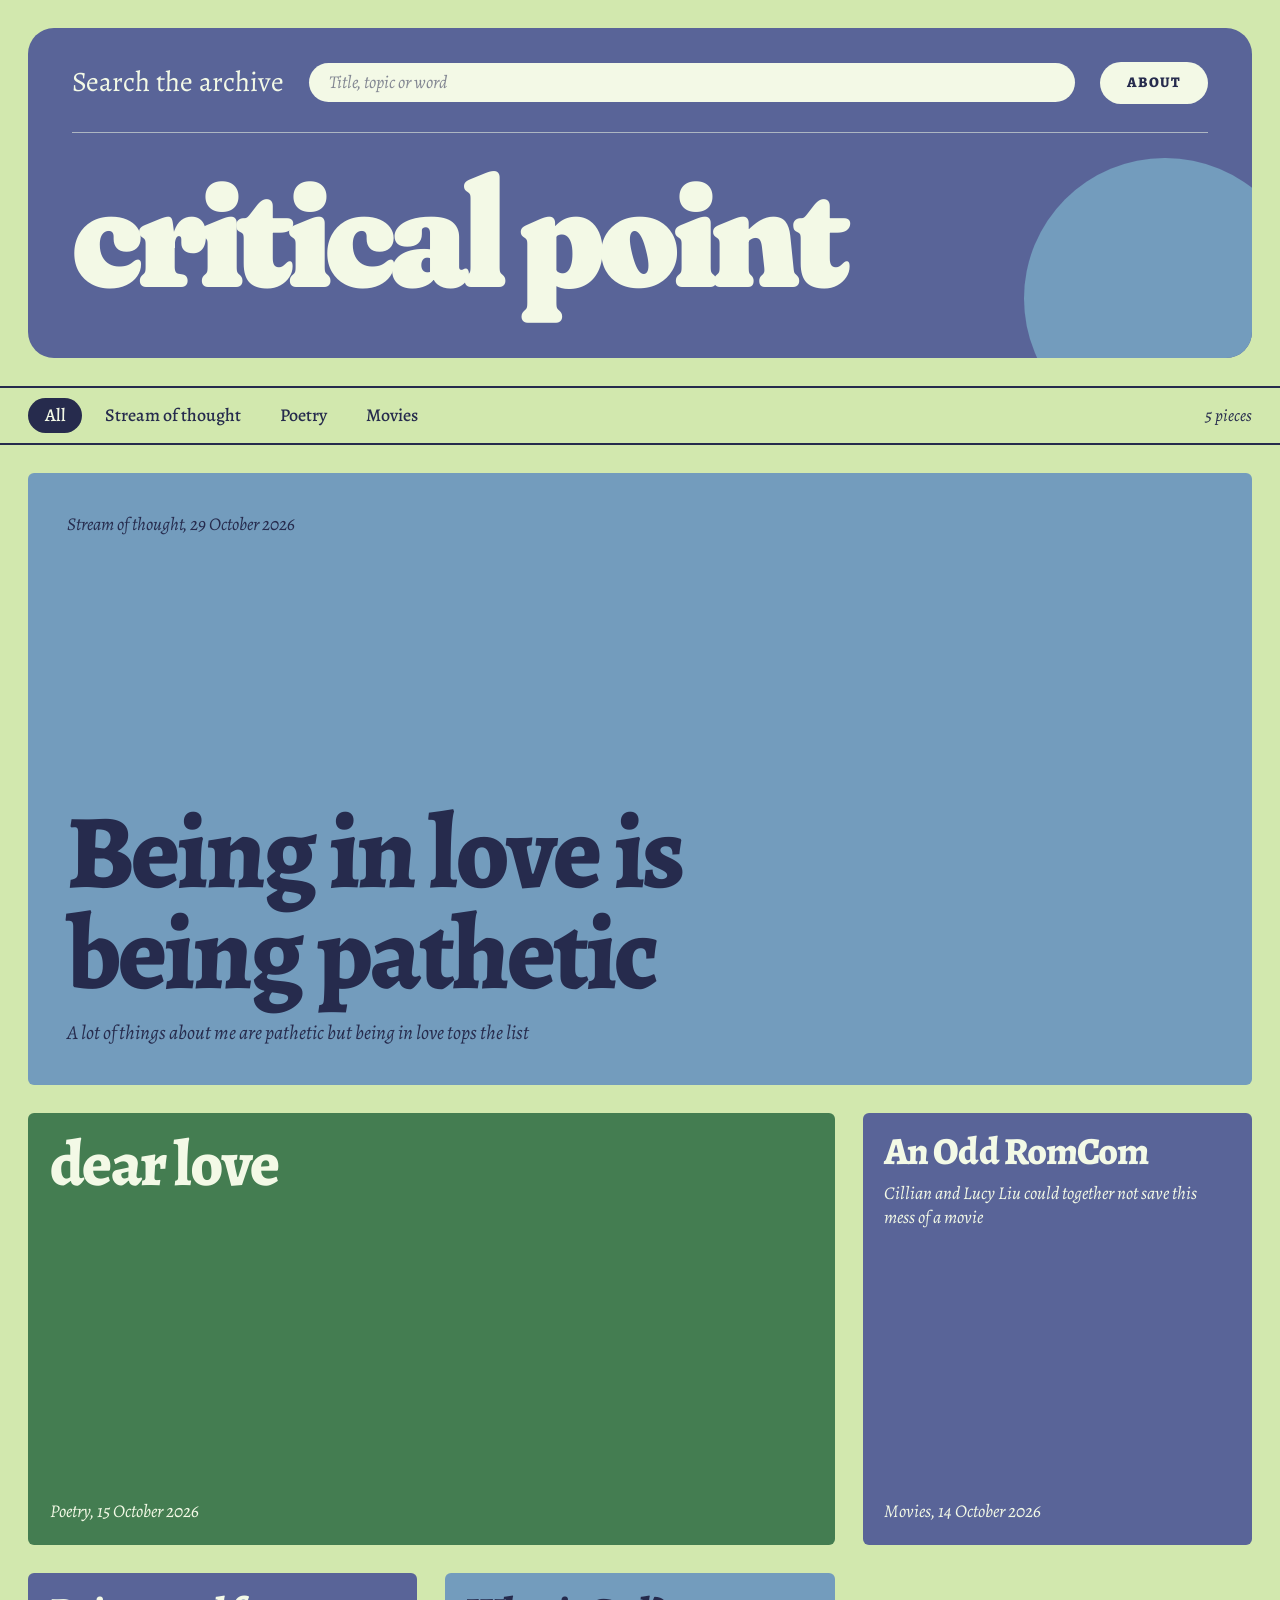
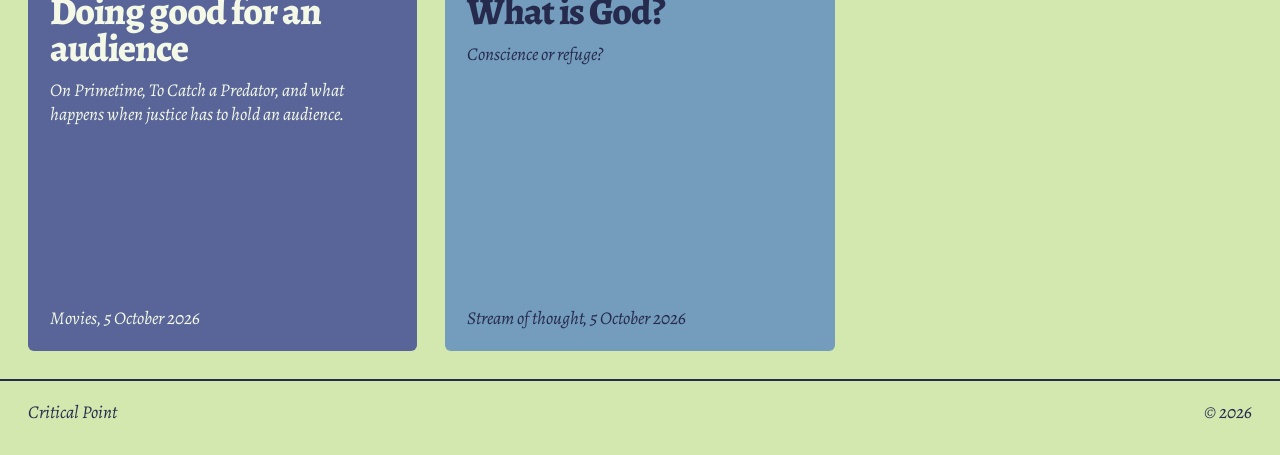
<file: index.html>
<!doctype html>
<html lang="en">
<head>
  <meta charset="utf-8">
  <meta name="viewport" content="width=device-width, initial-scale=1">
  <title>Critical Point</title>
  <meta name="description" content="Writing on literature, music, movies, politics, feminism, and whatever else is on my mind.">
  <link rel="preconnect" href="https://fonts.googleapis.com">
  <link rel="preconnect" href="https://fonts.gstatic.com" crossorigin>
  <link href="https://fonts.googleapis.com/css2?family=Alegreya:ital,wght@0,400;0,500;0,700;0,800;1,400;1,500&family=Fraunces:opsz,wght,SOFT@144,900,100&display=swap" rel="stylesheet">
  <link rel="stylesheet" href="style.css">
</head>
<body>
  <header class="mast hero">
    <div class="hero-top">
      <label class="hero-label" for="search">Search the archive</label>
      <input id="search" type="search" placeholder="Title, topic or word" aria-label="Search the archive">
      <a class="pill" href="about.html">About</a>
    </div>
    <hr class="hero-rule">
    <a class="wordmark" href="index.html">Critical Point</a>
  </header>

  <nav class="bar" aria-label="Topics">
    <div id="topics" role="group" aria-label="Filter by topic" style="display:contents"></div>
    <span class="spacer"></span>
    <span class="count" id="count" aria-live="polite"></span>
  </nav>

  <main>
    <section class="lead" id="lead" aria-label="Latest piece" hidden></section>
    <section class="wall" id="wall" aria-label="All writing"></section>
  </main>

  <footer class="site">
    <span>Critical Point</span>
    <span>© <span id="yr"></span></span>
  </footer>

  <script src="app.js"></script>
  <script>
    document.getElementById('yr').textContent = new Date().getFullYear();
    CP.loadPosts().then(CP.renderIndex);
  </script>
</body>
</html>
</file>
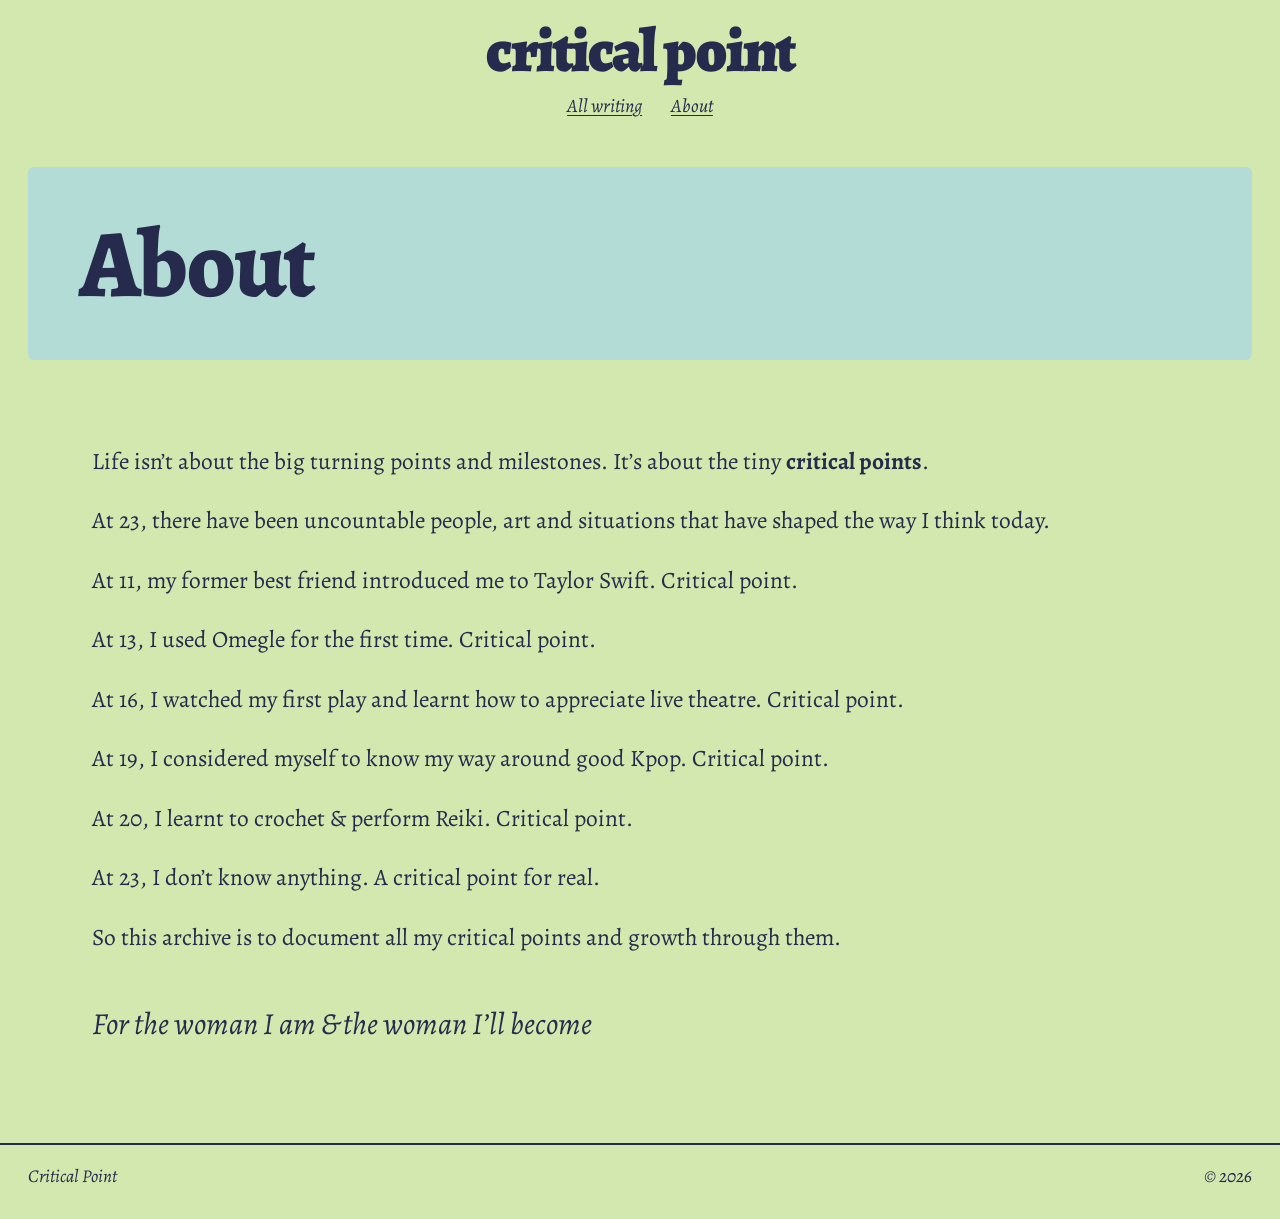
<file: about.html>
<!doctype html>
<html lang="en">
<head>
  <meta charset="utf-8">
  <meta name="viewport" content="width=device-width, initial-scale=1">
  <title>About | Critical Point</title>
  <link rel="preconnect" href="https://fonts.googleapis.com">
  <link rel="preconnect" href="https://fonts.gstatic.com" crossorigin>
  <link href="https://fonts.googleapis.com/css2?family=Alegreya:ital,wght@0,400;0,500;0,700;0,800;1,400;1,500&display=swap" rel="stylesheet">
  <link rel="stylesheet" href="style.css">
</head>
<body>
  <header class="mast small">
    <a class="wordmark" href="index.html">Critical Point</a>
    <p class="tag"><a href="index.html">All writing</a><a href="about.html">About</a></p>
  </header>

  <main>
    <header class="reader-head tone-mist">
      <h1>About</h1>
    </header>
       <article class="essay plain">
      <p>Life isn’t about the big turning points and milestones. It’s about the tiny <b>critical points</b>.</p>

      <p>At 23, there have been uncountable people, art and situations that have shaped the way I think today.</p>

      <p>At 11, my former best friend introduced me to Taylor Swift. Critical point.</p>

      <p>At 13, I used Omegle for the first time. Critical point.</p>

      <p>At 16, I watched my first play and learnt how to appreciate live theatre. Critical point.</p>

      <p>At 19, I considered myself to know my way around good Kpop. Critical point.</p>

      <p>At 20, I learnt to crochet &amp; perform Reiki. Critical point.</p>

      <p>At 23, I don’t know anything. A critical point for real.</p>

      <p>So this archive is to document all my critical points and growth through them.</p>

      <p style="font-size:1.7rem; margin-top:2.4rem"><i>For the woman I am &amp; the woman I’ll become</i></p>
    </article>
  </main>

  <footer class="site">
    <span>Critical Point</span>
    <span>© <span id="yr"></span></span>
  </footer>
  <script>document.getElementById('yr').textContent = new Date().getFullYear();</script>
</body>
</html>
</file>
<file: style.css>
/* Critical Point
   Palette from your swatches. Edit the values below to retheme the whole site. */
:root {
  --sage: #d2e8ae;      /* Light sage: page */
  --paper: #f3f9e6;     /* lightened sage: text on dark covers */
  --mist: #b3dcd6;      /* Sea Mist */
  --koi: #739cbd;       /* Blue Koi */
  --kashmir: #596498;   /* Kashmir Blue */
  --cactus: #447d51;    /* Cactus */
  --ink: #262b4d;       /* deep Kashmir: text */
  --gutter: clamp(0.9rem, 2.2vw, 1.6rem);
  --serif: "Alegreya", Georgia, "Times New Roman", serif;
  --display: "Fraunces", "Alegreya", Georgia, serif;   /* title font: soft, chunky serif */
}

* { box-sizing: border-box; }
html { font-size: 18px; scroll-behavior: smooth; }
body {
  margin: 0;
  background: var(--sage);
  color: var(--ink);
  font-family: var(--serif);
  line-height: 1.5;
  -webkit-font-smoothing: antialiased;
}
a { color: inherit; }
:focus-visible { outline: 3px solid var(--ink); outline-offset: 3px; }

/* ---------- masthead ---------- */
/* Home page: a thick colour band, a tilted title with a stacked shadow, and a few shapes peeking in from the edges */
.mast {
  position: relative; overflow: hidden; text-align: center;
  background: var(--kashmir); color: var(--paper);
  padding: clamp(3rem, 8vw, 5.5rem) var(--gutter) clamp(2.2rem, 6vw, 4rem);
}
.mast::before, .mast::after { content: ""; position: absolute; z-index: 0; pointer-events: none; }
.mast::before {                                   /* round shape, top left */
  width: clamp(6rem, 17vw, 15rem); aspect-ratio: 1; border-radius: 50%;
  background: var(--koi); left: -3rem; top: -2.5rem;
}
.mast::after {                                    /* pill shape, bottom right */
  width: clamp(7rem, 20vw, 17rem); height: clamp(2.6rem, 7vw, 6rem); border-radius: 999px;
  background: var(--mist); right: -2.5rem; bottom: -1rem; transform: rotate(-14deg);
}
.wordmark {
  position: relative; z-index: 1;
  display: block;
  font-size: clamp(2.4rem, 9vw, 7.5rem);
  font-weight: 800;
  line-height: 0.95;
  letter-spacing: -0.035em;
  text-decoration: none;
  text-align: center;
  white-space: nowrap;
  transform: rotate(-1.5deg);
  text-shadow: 0.035em 0.035em 0 var(--cactus), 0.07em 0.07em 0 var(--ink);
}
@media (prefers-reduced-motion: no-preference) {
  .wordmark { transition: transform 0.25s ease; }
  .wordmark:hover { transform: rotate(1deg) scale(1.02); }
}
/* inner pages: a plain, smaller title with two links underneath */
.mast .tag {
  display: flex; justify-content: center; gap: 1.6rem; flex-wrap: wrap;
  margin: 0.7rem 0 0; font-style: italic; font-size: 1.05rem;
}
.mast .tag a { text-underline-offset: 3px; }
.mast.small {
  overflow: visible; background: none; color: inherit; padding: 1.2rem var(--gutter) 1rem;
}
.mast.small::before, .mast.small::after { display: none; }
.mast.small .wordmark { font-size: clamp(2rem, 6vw, 3.4rem); transform: none; text-shadow: none; }

/* Home masthead: a rounded panel inset from the page edges, a search pill and About button on top,
   a thin rule, then a big flat title. (Inner pages keep the small title, see .mast.small.) */
.mast.hero {
  margin: var(--gutter); border-radius: clamp(14px, 2.4vw, 26px);
  text-align: left; padding: clamp(1.1rem, 2.6vw, 2rem) clamp(1.2rem, 3.4vw, 2.6rem) clamp(1.2rem, 3vw, 2.2rem);
}
.mast.hero::before {                              /* round accent peeking in at the right */
  width: clamp(7rem, 22vw, 19rem); left: auto; right: -3rem; top: auto; bottom: -4.5rem;
}
.mast.hero::after { display: none; }
.hero-top { position: relative; z-index: 1; display: flex; align-items: center; gap: 1rem 1.4rem; }
.hero-label { font-size: clamp(1.05rem, 2.2vw, 1.6rem); white-space: nowrap; }
.hero-top input {
  flex: 1 1 auto; min-width: 0; font: inherit; font-size: 1rem;
  background: var(--paper); color: var(--ink); border: 0; border-radius: 999px; padding: 0.35rem 1.1rem;
}
.hero-top input::placeholder { color: var(--ink); opacity: 0.55; font-style: italic; }
.hero-top input:focus { outline: 3px solid var(--mist); outline-offset: 2px; }
.pill {
  flex: none; background: var(--paper); color: var(--ink); text-decoration: none;
  font-size: 0.82rem; font-weight: 800; letter-spacing: 0.1em; text-transform: uppercase;
  border-radius: 999px; padding: 0.55rem 1.5rem;
}
.pill:hover { background: var(--mist); }
.hero-rule { position: relative; z-index: 1; border: 0; border-top: 1.5px solid rgba(243, 249, 230, 0.55); margin: clamp(1rem, 2.4vw, 1.6rem) 0 clamp(0.8rem, 2vw, 1.4rem); }
.wordmark { font-family: var(--display); font-weight: 900; font-variation-settings: "SOFT" 100, "opsz" 144; text-transform: lowercase; }
.mast.hero .wordmark {
  text-align: left; transform: none; text-shadow: none; letter-spacing: -0.04em; line-height: 0.95;
  font-size: clamp(2.2rem, 12vw, 10rem); padding-bottom: 0.1em;
}
@media (prefers-reduced-motion: no-preference) { .mast.hero .wordmark:hover { transform: none; } }
@media (max-width: 560px) {
  .hero-label { display: none; }
}

/* ---------- filter bar ---------- */
.bar {
  position: sticky; top: 0; z-index: 5;
  background: var(--sage);
  border-top: 2px solid var(--ink); border-bottom: 2px solid var(--ink);
  padding: 0.55rem var(--gutter);
  display: flex; flex-wrap: wrap; align-items: center; gap: 0.4rem 0.35rem;
}
.bar button {
  font: inherit; font-size: 1rem; font-weight: 500;
  background: none; color: var(--ink); border: 2px solid transparent; border-radius: 999px;
  padding: 0.1rem 0.8rem; cursor: pointer;
}
.bar button:hover { border-color: var(--ink); }
.bar button.on { background: var(--ink); color: var(--paper); }
.bar .spacer { flex: 1 1 1rem; }
.bar .count { font-style: italic; font-size: 0.95rem; }
.bar a.about { font-size: 1rem; font-weight: 500; padding: 0.1rem 0.8rem; text-underline-offset: 3px; }
.bar input {
  font: inherit; font-size: 1rem; width: 11rem; max-width: 100%;
  background: transparent; color: var(--ink);
  border: 0; border-bottom: 2px solid var(--ink); padding: 0.1rem 0.2rem;
}
.bar input::placeholder { color: var(--ink); opacity: 0.55; font-style: italic; }
.bar input:focus { outline: none; background: var(--mist); }

/* ---------- covers (colour comes from tone-*) ---------- */
.tone-kashmir { background: var(--kashmir); color: var(--paper); }
.tone-cactus  { background: var(--cactus);  color: var(--paper); }
.tone-koi     { background: var(--koi);     color: var(--ink); }
.tone-mist    { background: var(--mist);    color: var(--ink); }

.cover { display: flex; flex-direction: column; justify-content: space-between; text-decoration: none; }
.cover h2, .cover h3 { margin: 0; font-weight: 800; line-height: 0.96; letter-spacing: -0.025em; }
.cover .dek { margin: 0.9rem 0 0; font-style: italic; font-size: 1.1rem; line-height: 1.35; max-width: 34rem; }
.cover .meta { font-size: 1rem; font-style: italic; }
.cover:hover h2, .cover:hover h3 { text-decoration: underline; text-decoration-thickness: 3px; text-underline-offset: 6px; }

/* lead story */
main { padding-top: var(--gutter); overflow-x: clip; }
.lead { margin: 0 var(--gutter) var(--gutter); }
.lead .cover {
  min-height: min(68vh, 36rem);
  padding: clamp(1.1rem, 3vw, 2.4rem);
  border-radius: 6px;
}
.lead h2 { font-size: clamp(2.5rem, 8.2vw, 7.6rem); max-width: 14ch; }
.lead .meta { margin-bottom: 1.4rem; }

/* wall */
.wall {
  display: grid; grid-template-columns: repeat(6, 1fr); gap: var(--gutter);
  padding: 0 var(--gutter) var(--gutter);
  grid-auto-flow: dense;
}
.wall .cover {
  grid-column: span 2; min-height: 21rem; padding: 1.1rem 1.2rem;
  border-radius: 6px;
}
.wall .cover.w3 { grid-column: span 3; }
.wall .cover.w4 { grid-column: span 4; min-height: 24rem; }
.wall .cover h3 { font-size: clamp(1.7rem, 3vw, 2.7rem); }
.wall .cover.w4 h3 { font-size: clamp(2.2rem, 5vw, 4.6rem); max-width: 14ch; }
.wall .cover.w3 h3 { font-size: clamp(2rem, 4vw, 3.6rem); }
.wall .cover .dek { margin-top: 0.7rem; font-size: 1rem; line-height: 1.3; max-width: 30rem; }
.wall .meta { margin-top: 1rem; }
.empty { padding: 3rem var(--gutter); font-style: italic; font-size: 1.3rem; grid-column: 1 / -1; }

@media (prefers-reduced-motion: no-preference) {
  .wall .cover, .lead .cover { transition: transform 0.18s ease; }
  .wall .cover:hover { transform: translateY(-4px) rotate(-0.5deg); }
}

@media (max-width: 900px) {
  .wall { grid-template-columns: repeat(2, 1fr); }
  .wall .cover, .wall .cover.w3, .wall .cover.w4 { grid-column: span 1; min-height: 17rem; }
  .wall .cover.w4 { grid-column: span 2; }
}
@media (max-width: 560px) {
  .wall { grid-template-columns: 1fr; }
  .wall .cover.w4 { grid-column: span 1; }
  .bar input { width: 100%; }
  .bar .spacer { display: none; }
}

/* ---------- reading page ---------- */
.reader-head { margin: 0 var(--gutter) var(--gutter); border-radius: 6px; padding: clamp(1.2rem, 4vw, 3rem); }
.reader-head h1 {
  margin: 0; font-weight: 800; letter-spacing: -0.03em; line-height: 0.95;
  font-size: clamp(2.4rem, 7.5vw, 6.4rem); max-width: 16ch;
}
.reader-head .dek { font-style: italic; font-size: 1.35rem; line-height: 1.35; margin: 1.2rem 0 0; max-width: 36rem; }
.reader-head .meta { font-style: italic; margin-bottom: 1.6rem; }
.reader-head .back { display: inline-block; margin-bottom: 2.5rem; font-weight: 500; text-underline-offset: 3px; }

.essay { max-width: 64rem; margin: 0 auto; padding: 1.5rem var(--gutter) 4rem; font-size: 1.3rem; line-height: 1.62; }
.essay p { margin: 0 0 1.2rem; }
.essay h2 { font-size: 1.9rem; font-weight: 800; line-height: 1.1; letter-spacing: -0.02em; margin: 2.6rem 0 0.8rem; }
.essay h3 { font-size: 1.4rem; font-weight: 700; margin: 2rem 0 0.6rem; }
.essay blockquote {
  margin: 2rem 0; padding: 0.2rem 0 0.2rem 1.2rem; border-left: 5px solid var(--kashmir);
  font-style: italic; font-size: 1.5rem; line-height: 1.35;
}
/* A quote at the very start of a piece becomes a large, centred epigraph.
   The last paragraph inside it (the attribution) is set smaller. */
.essay > blockquote:first-child {
  border: 0; padding: 0; margin: 0.5rem 0 3.2rem;
  text-align: center; font-style: normal; font-weight: 500;
  font-size: clamp(1.8rem, 4.6vw, 2.7rem); line-height: 1.2; letter-spacing: -0.01em;
}
.essay > blockquote:first-child p { margin: 0 0 1.1rem; }
.essay > blockquote:first-child p:last-child { margin: 0; font-size: 1.1rem; font-style: italic; font-weight: 400; letter-spacing: 0; }
.essay > blockquote:first-child p:last-child::before { content: "\2014\00a0"; }
/* Photos: always fit the text width, with an optional caption (see README) */
.essay img { display: block; max-width: 100%; height: auto; margin: 2rem auto; border-radius: 6px; }
.essay figure { margin: 2rem 0; }
.essay figure img { margin: 0 auto; }
.essay figcaption { margin-top: 0.6rem; text-align: center; font-style: italic; font-size: 1rem; }
.essay hr { border: 0; height: 2px; background: var(--ink); margin: 2.6rem 0; }
.essay a { text-decoration-thickness: 2px; text-underline-offset: 3px; }

/* Poems (topic "Poetry"): a narrower column so short lines are not stranded on the left of a wide page */
.essay.poem { max-width: 40rem; }

/* about page uses the same reader layout */
.essay.plain { padding-top: 3rem; }

/* ---------- footer ---------- */
footer.site {
  border-top: 2px solid var(--ink); padding: 1rem var(--gutter) 1.6rem;
  display: flex; justify-content: space-between; gap: 1rem; flex-wrap: wrap;
  font-style: italic;
}

/* ---------- cover photos ---------- */

/* Cards with a photo: solid colour by default. On hover the photo fades in over the colour,
   so it shows slightly translucent and tinted by the card's colour. */
.cover.has-photo { position: relative; overflow: hidden; transition: color 0.35s ease; }
.cover.has-photo > img {
  position: absolute; inset: 0; width: 100%; height: 100%; object-fit: cover; z-index: 0;
  opacity: 0; transition: opacity 0.35s ease;
}
.cover.has-photo::before {                   /* dark fade at the bottom keeps the title readable on the photo */
  content: ""; position: absolute; inset: 0; z-index: 1; opacity: 0; transition: opacity 0.35s ease;
  background: linear-gradient(to top, rgba(38, 43, 77, 0.78) 0%, rgba(38, 43, 77, 0.12) 70%);
}
.cover.has-photo > :not(img) { position: relative; z-index: 2; }
.cover.has-photo:hover,
.cover.has-photo:focus-visible { color: var(--paper); }
.cover.has-photo:hover > img,
.cover.has-photo:focus-visible > img { opacity: 0.72; }
.cover.has-photo:hover::before,
.cover.has-photo:focus-visible::before { opacity: 1; }
@media (hover: none) {                       /* touch screens have no hover, so show the photo all the time */
  .cover.has-photo { color: var(--paper); }
  .cover.has-photo > img { opacity: 0.72; }
  .cover.has-photo::before { opacity: 1; }
}

/* Layered cover at the top of a piece: two tilted plates behind the photo, caption on the plate, tilted credit tag */
.cover-photo {
  position: relative; isolation: isolate;
  margin: clamp(2.2rem, 5vw, 3.6rem) var(--gutter);
  padding: 0;
}
.cover-photo::before,
.cover-photo::after { content: ""; position: absolute; z-index: -1; border-radius: 4px; }
.cover-photo::before {                       /* pale plate peeking out top and left */
  inset: -0.9rem -0.3rem 0.4rem -0.7rem;
  background: var(--paper); transform: rotate(-0.7deg);
}
.cover-photo::after {                        /* tinted plate peeking out bottom and right */
  inset: 1rem -0.8rem -0.5rem -0.4rem;
  background: linear-gradient(100deg, var(--mist), var(--koi)); transform: rotate(0.8deg);
}
.cover-photo img {
  display: block; width: 100%; aspect-ratio: 2.2 / 1; object-fit: cover; border-radius: 2px;
}
.cover-photo figcaption {
  min-height: 3.4rem; padding: 1rem 8rem 1.1rem; text-align: center;
  font-style: italic; font-size: 1rem; line-height: 1.35;
}
.cover-photo .tag {
  position: absolute; right: -0.3rem; bottom: 0.7rem; transform: rotate(-3deg);
  border: 2px solid var(--ink); background: var(--sage); color: var(--ink);
  padding: 0.1rem 0.7rem; font-style: italic; font-size: 0.95rem; text-decoration: none;
}
.cover-photo a.tag:hover { background: var(--ink); color: var(--paper); }

@media (max-width: 700px) {
  .cover-photo img { aspect-ratio: 4 / 3; }
  .cover-photo figcaption { padding: 0.9rem 0.5rem 0.3rem; min-height: 0; }
  .cover-photo .tag { position: static; display: inline-block; margin: 0.4rem 0 0.9rem 0.5rem; transform: rotate(-2deg); }
}
</file>
